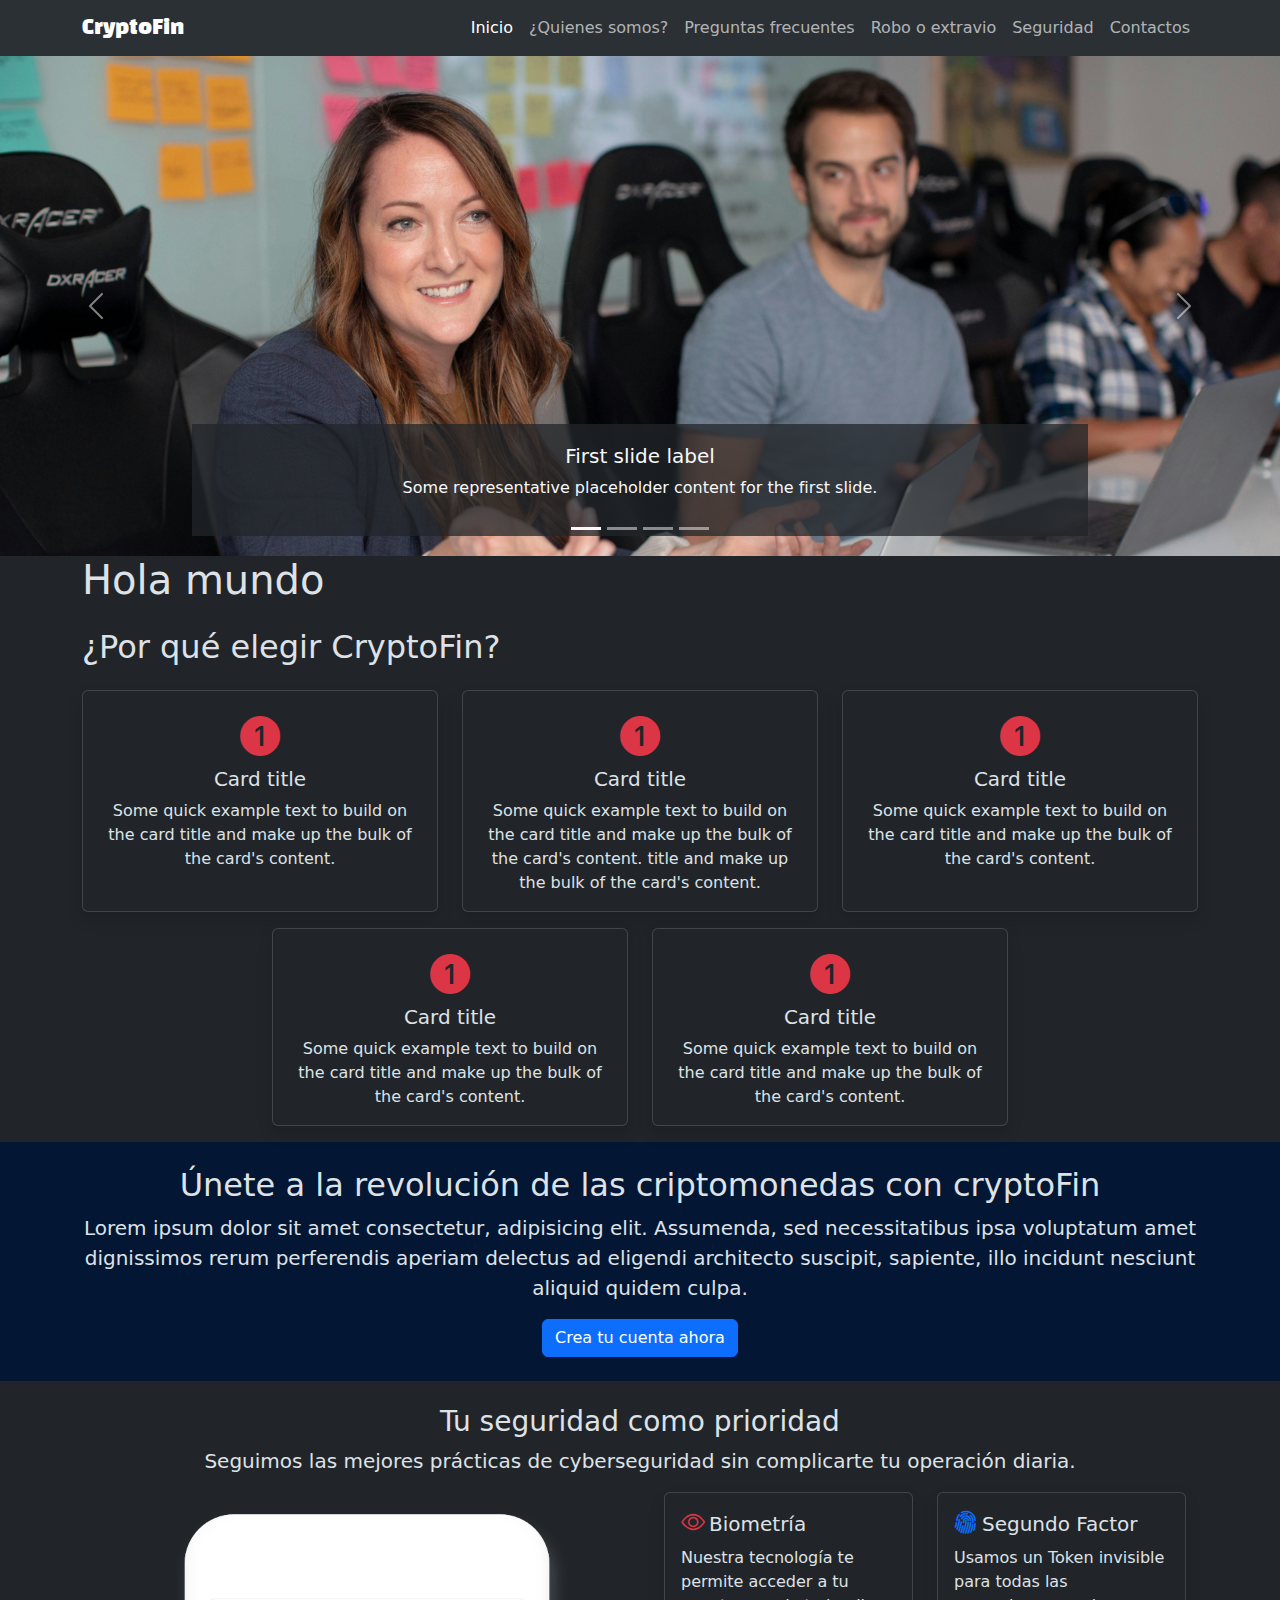
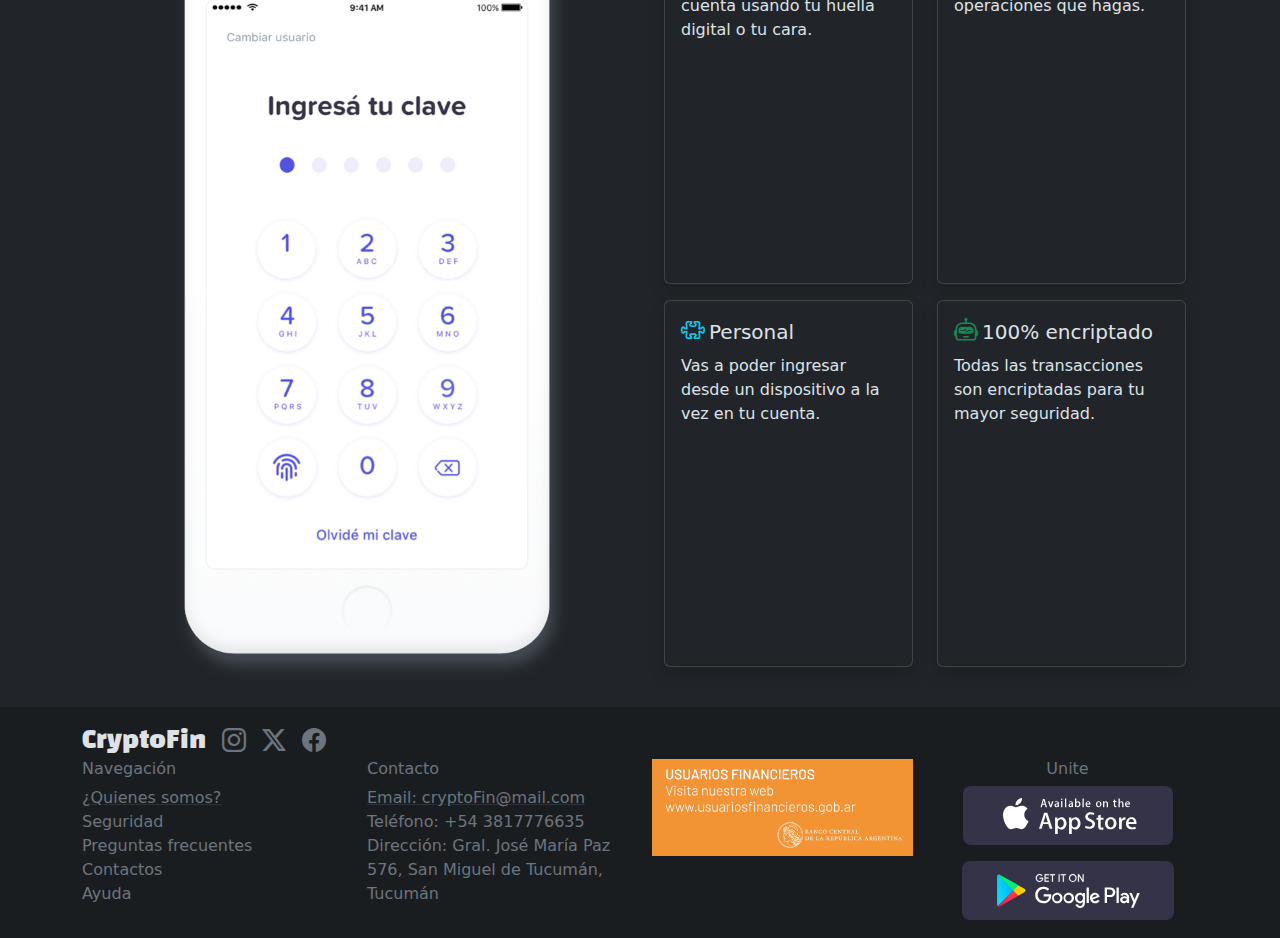
<file: index.html>
<!DOCTYPE html>
<html lang="es" data-bs-theme="dark">
  <head>
    <meta charset="UTF-8" />
    <meta name="viewport" content="width=device-width, initial-scale=1.0" />
    <!-- agregar las etiquetas metas -->
    <link rel="stylesheet" href="./css/bootstrap.min.css" />
    <link rel="stylesheet" href="./css/style.css" />
    <title>CryptoFin</title>
  </head>

  <body>
    <header>
      <nav class="navbar navbar-expand-lg bg-body-tertiary">
        <div class="container">
          <a class="navbar-brand marca" href="index.html">CryptoFin</a>
          <button
            class="navbar-toggler"
            type="button"
            data-bs-toggle="collapse"
            data-bs-target="#navbarSupportedContent"
            aria-controls="navbarSupportedContent"
            aria-expanded="false"
            aria-label="Toggle navigation"
          >
            <span class="navbar-toggler-icon"></span>
          </button>
          <div class="collapse navbar-collapse" id="navbarSupportedContent">
            <ul class="navbar-nav ms-auto mb-2 mb-lg-0">
              <li class="nav-item">
                <a class="nav-link active" aria-current="page" href="index.html"
                  >Inicio</a
                >
              </li>
              <li class="nav-item">
                <a class="nav-link" href="./pages/quienesSomos.html"
                  >¿Quienes somos?</a
                >
              </li>
              <li class="nav-item">
                <a class="nav-link" href="./pages/preguntasFrecuentes.html"
                  >Preguntas frecuentes</a
                >
              </li>
              <li class="nav-item">
                <a class="nav-link" href="./pages/error404.html"
                  >Robo o extravio</a
                >
              </li>
              <li class="nav-item">
                <a class="nav-link" href="./pages/error404.html">Seguridad</a>
              </li>
              <li class="nav-item">
                <a class="nav-link" href="./pages/contactos.html">Contactos</a>
              </li>
            </ul>
          </div>
        </div>
      </nav>
    </header>
    <main>
      <section id="carouselCryptoFin" class="carousel slide">
        <div class="carousel-indicators">
          <button
            type="button"
            data-bs-target="#carouselCryptoFin"
            data-bs-slide-to="0"
            class="active bg-light"
            aria-current="true"
            aria-label="Slide 1"
          ></button>
          <button
            type="button"
            data-bs-target="#carouselCryptoFin"
            data-bs-slide-to="1"
            aria-label="Slide 2"
            class="bg-light"
          ></button>
          <button
            type="button"
            data-bs-target="#carouselCryptoFin"
            data-bs-slide-to="2"
            aria-label="Slide 3"
            class="bg-light"
          ></button>
          <button
            type="button"
            data-bs-target="#carouselCryptoFin"
            data-bs-slide-to="3"
            aria-label="Slide 3"
            class="bg-light"
          ></button>
        </div>
        <div class="carousel-inner">
          <div class="carousel-item active">
            <img
              src="./img/banner/atencion.jpg"
              class="d-block w-100 img-carousel-crypto"
              alt="..."
            />
            <div
              class="carousel-caption d-none d-md-block text-light bg-dark bg-opacity-75"
            >
              <h5>First slide label</h5>
              <p>
                Some representative placeholder content for the first slide.
              </p>
            </div>
          </div>
          <div class="carousel-item">
            <img
              src="./img/banner/crypto.jpeg"
              class="d-block w-100 img-carousel-crypto"
              alt="..."
            />
            <div
              class="carousel-caption d-none d-md-block text-light bg-dark bg-opacity-75"
            >
              <h5>Second slide label</h5>
              <p>
                Some representative placeholder content for the second slide.
              </p>
            </div>
          </div>
          <div class="carousel-item">
            <img
              src="./img/banner/dolar.jpg"
              class="d-block w-100 img-carousel-crypto"
              alt="..."
            />
            <div
              class="carousel-caption d-none d-md-block text-light bg-dark bg-opacity-75"
            >
              <h5>Third slide label</h5>
              <p>
                Some representative placeholder content for the third slide.
              </p>
            </div>
          </div>
          <div class="carousel-item">
            <img
              src="./img/banner/inversion.jpg"
              class="d-block w-100 img-carousel-crypto"
              alt="Imagen de inversion"
            />
            <div
              class="carousel-caption d-none d-md-block text-light bg-dark bg-opacity-75"
            >
              <h5>Third slide label</h5>
              <p>
                Some representative placeholder content for the third slide.
              </p>
            </div>
          </div>
        </div>
        <button
          class="carousel-control-prev"
          type="button"
          data-bs-target="#carouselCryptoFin"
          data-bs-slide="prev"
        >
          <span class="carousel-control-prev-icon" aria-hidden="true"></span>
          <span class="visually-hidden">Previous</span>
        </button>
        <button
          class="carousel-control-next"
          type="button"
          data-bs-target="#carouselCryptoFin"
          data-bs-slide="next"
        >
          <span class="carousel-control-next-icon" aria-hidden="true"></span>
          <span class="visually-hidden">Next</span>
        </button>
      </section>
      <section class="container">
        <article>
          <h1>Hola mundo</h1>
        </article>
        <article>
          <h2 class="my-4">¿Por qué elegir CryptoFin?</h2>
          <div class="row justify-content-center">
            <article class="col-12 col-md-6 col-lg-4 mb-3">
              <div class="card shadow h-100">
                <div class="card-body text-center">
                  <i class="bi bi-1-circle-fill fs-1 text-danger"></i>
                  <h5 class="card-title">Card title</h5>
                  <p class="card-text">
                    Some quick example text to build on the card title and make
                    up the bulk of the card's content.
                  </p>
                </div>
              </div>
            </article>
            <article class="col-12 col-md-6 col-lg-4 mb-3">
              <div class="card shadow">
                <div class="card-body text-center">
                  <i class="bi bi-1-circle-fill fs-1 text-danger"></i>
                  <h5 class="card-title">Card title</h5>
                  <p class="card-text">
                    Some quick example text to build on the card title and make
                    up the bulk of the card's content. title and make up the
                    bulk of the card's content.
                  </p>
                </div>
              </div>
            </article>
            <article class="col-12 col-md-6 col-lg-4 mb-3">
              <div class="card shadow h-100">
                <div class="card-body text-center">
                  <i class="bi bi-1-circle-fill fs-1 text-danger"></i>
                  <h5 class="card-title">Card title</h5>
                  <p class="card-text">
                    Some quick example text to build on the card title and make
                    up the bulk of the card's content.
                  </p>
                </div>
              </div>
            </article>
            <article class="col-12 col-md-6 col-lg-4 mb-3">
              <div class="card shadow">
                <div class="card-body text-center">
                  <i class="bi bi-1-circle-fill fs-1 text-danger"></i>
                  <h5 class="card-title">Card title</h5>
                  <p class="card-text">
                    Some quick example text to build on the card title and make
                    up the bulk of the card's content.
                  </p>
                </div>
              </div>
            </article>
            <article class="col-12 col-md-6 col-lg-4 mb-3">
              <div class="card shadow">
                <div class="card-body text-center">
                  <i class="bi bi-1-circle-fill fs-1 text-danger"></i>
                  <h5 class="card-title">Card title</h5>
                  <p class="card-text">
                    Some quick example text to build on the card title and make
                    up the bulk of the card's content.
                  </p>
                </div>
              </div>
            </article>
          </div>
        </article>
      </section>
      <section class="bg-primary-subtle py-4">
        <div class="container text-center">
          <h2>Únete a la revolución de las criptomonedas con cryptoFin</h2>
          <p class="lead">
            Lorem ipsum dolor sit amet consectetur, adipisicing elit. Assumenda,
            sed necessitatibus ipsa voluptatum amet dignissimos rerum
            perferendis aperiam delectus ad eligendi architecto suscipit,
            sapiente, illo incidunt nesciunt aliquid quidem culpa.
          </p>
          <button class="btn btn-primary" type="button" data-bs-toggle="modal" data-bs-target="#modalCrearCuenta">Crea tu cuenta ahora</button>
        </div>
      </section>
      <section class="my-4 container">
        <article>
          <h3 class="text-center">Tu seguridad como prioridad</h3>
          <p class="lead text-center">Seguimos las mejores prácticas de cyberseguridad sin complicarte tu operación diaria.</p>
        </article>
        <article class="row justify-content-md-center">
          <div class="row col-12 col-md-6 order-0 order-md-1">
          <article class="col-12 col-md-6 mb-3">
            <div class="card shadow h-100">
              <article class="card-body text-center text-md-start">
                <h5 class="card-title"><i class="bi bi-eye fs-4 me-1 text-danger"></i>Biometría</h5>
                <p class="card-text">
                  Nuestra tecnología te permite acceder a tu cuenta usando tu huella digital o tu cara.
                </p>
              </article>
            </div>
          </article>
          <article class="col-12 col-md-6 mb-3">
            <div class="card shadow h-100">
              <article class="card-body text-center text-md-start">
                <h5 class="card-title"><i class="bi bi-fingerprint fs-4 me-1 text-primary"></i>Segundo Factor</h5>
                <p class="card-text">
                  Usamos un Token invisible para todas las operaciones que hagas.
                </p>
              </article>
            </div>
          </article>
          <article class="col-12 col-md-6 mb-3">
            <div class="card shadow h-100">
              <article class="card-body text-center text-md-start">
                <h5 class="card-title"><i class="bi bi-puzzle fs-4 me-1 text-info"></i>Personal</h5>
                <p class="card-text">
                  Vas a poder ingresar desde un dispositivo a la vez en tu cuenta.
                </p>
              </article>
            </div>
          </article>
          <article class="col-12 col-md-6 mb-3">
            <div class="card shadow h-100">
              <article class="card-body text-center text-md-start">
                <h5 class="card-title"><i class="bi bi-robot fs-4 me-1 text-success"></i>100% encriptado</h5>
                <p class="card-text">
                  Todas las transacciones son encriptadas para tu mayor seguridad.
                </p>
              </article>
            </div>
          </article>
        </div>
        <div class="col-12 col-md-6 order-1 order-md-0">
        <article class="row justify-content-center">
          <img src="./assets/iphone-illustration-sec.png" alt="Imagen de la panatalla del Iphone ingresando tu clave" class="img-fluid w-75 col-12">
        </article>
      </div>
        </article>
      </section>
    </main>
<!-- Modal crea tu cuenta-->
<section class="modal fade" id="modalCrearCuenta" tabindex="-1" aria-labelledby="modalCrearCuentaLabel" aria-hidden="true">
  <div class="modal-dialog">
    <div class="modal-content">
      <div class="modal-header">
        <h2 class="modal-title fs-5" id="modalCrearCuentaLabel">Crea tu cuenta</h2>
        <button type="button" class="btn-close" data-bs-dismiss="modal" aria-label="Close"></button>
      </div>
      <div class="modal-body">
        <p>Completa los siguientes datos para crear una cuenta:</p>
        <form id="formCrearCuenta">
          <div class="mb-3">
            <label for="name" class="form-label">Nombre y Apellido *</label>
            <input type="text" class="form-control" id="name" aria-describedby="name" required placeholder="Ej: Juan Perez" minlength="3" maxlength="200">
          </div>
          <div class="mb-3">
            <label for="exampleInputEmail1" class="form-label">Email *</label>
            <input type="email" class="form-control" id="exampleInputEmail1" aria-describedby="emailHelp" required placeholder="juanperez@mail.com" minlength="5" maxlength="300">
          </div>
          <div class="mb-3">
            <label for="exampleInputPassword1" class="form-label">Contraseña *</label>
            <input type="password" class="form-control" id="exampleInputPassword1" required minlength="7">
          </div>
          <div class="mb-3">
            <label for="exampleInputPassword1" class="form-label">Repetir contraseña *</label>
            <input type="password" class="form-control" id="exampleInputPassword1" required minlength="7">
          </div>
        </form>
      </div>
      <div class="modal-footer">
        <button type="submit" class="btn btn-primary" form="formCrearCuenta">Enviar</button>
      </div>
    </div>
  </div>
</section>
    <footer class="bg-dark-subtle py-3">
      <div class="container">
        <div
          class="d-flex gap-3 justify-content-center justify-content-md-start"
        >
          <h4 class="marca align-self-center mb-0">CryptoFin</h4>
          <a href="#" class="link-secondary"
            ><i class="bi bi-instagram fs-4"></i
          ></a>
          <a href="#" class="link-secondary">
            <i class="bi bi-twitter-x fs-4"></i
          ></a>
          <a href="#" class="link-secondary"
            ><i class="bi bi-facebook fs-4"></i
          ></a>
        </div>
        <div class="row">
          <article class="col-12 col-md-6 col-lg-3 text-center text-md-start">
            <h6 class="text-secondary">Navegación</h6>
            <ul class="list-unstyled">
              <li>
                <a
                  href="./pages/quienesSomos.html"
                  class="link-secondary link-underline-opacity-25 link-underline-opacity-100-hover"
                  >¿Quienes somos?</a
                >
              </li>
              <li>
                <a
                  href="./pages/error404.html"
                  class="link-secondary link-underline-opacity-0"
                  >Seguridad</a
                >
              </li>
              <li>
                <a
                  href="./pages/preguntasFrecuentes.html"
                  class="link-secondary link-underline-opacity-0"
                  >Preguntas frecuentes</a
                >
              </li>
              <li>
                <a
                  href="./pages/contactos.html"
                  class="link-secondary link-underline-opacity-0"
                  >Contactos</a
                >
              </li>
              <li>
                <a
                  href="./pages/error404.html"
                  class="link-secondary link-underline-opacity-0"
                  >Ayuda</a
                >
              </li>
            </ul>
          </article>
          <article class="col-12 col-md-6 col-lg-3 text-center text-md-start">
            <h6 class="text-secondary">Contacto</h6>
            <ul class="list-unstyled">
              <li>
                <a
                  href="./pages/error404.html"
                  class="link-secondary link-underline-opacity-25 link-underline-opacity-100-hover"
                  >Email: cryptoFin@mail.com</a
                >
              </li>
              <li>
                <a
                  href="./pages/error404.html"
                  class="link-secondary link-underline-opacity-0"
                  >Teléfono: +54 3817776635</a
                >
              </li>
              <li>
                <a
                  href="https://maps.app.goo.gl/gf4MW3TFYr9LGLHT8"
                  target="_blank"
                  class="link-secondary link-underline-opacity-0"
                  >Dirección: Gral. José María Paz 576, San Miguel de Tucumán,
                  Tucumán</a
                >
              </li>
            </ul>
          </article>
          <article class="col-12 col-md-6 col-lg-3">
            <a href="./pages/error404.html">
              <img
                src="./img/usuariosfinancieros.png"
                alt="Logo usuarios financieros Banco Central"
                class="w-100 mb-3"
              />
            </a>
          </article>
          <article class="col-12 col-md-6 col-lg-3 text-center">
            <h6 class="text-secondary">Unite</h6>

            <a href="./pages/error404.html"
              ><img
                src="./img/badge-apple-store.svg"
                alt="Logo Apple Store"
                class="mb-3"
            /></a>
            <a href="./pages/error404.html"
              ><img src="./img/google-play-badge-bb.svg" alt="Logo google play"
            /></a>
          </article>
        </div>
      </div>
    </footer>
    <script src="./js/bootstrap.min.js"></script>
  </body>
</html>
</file>
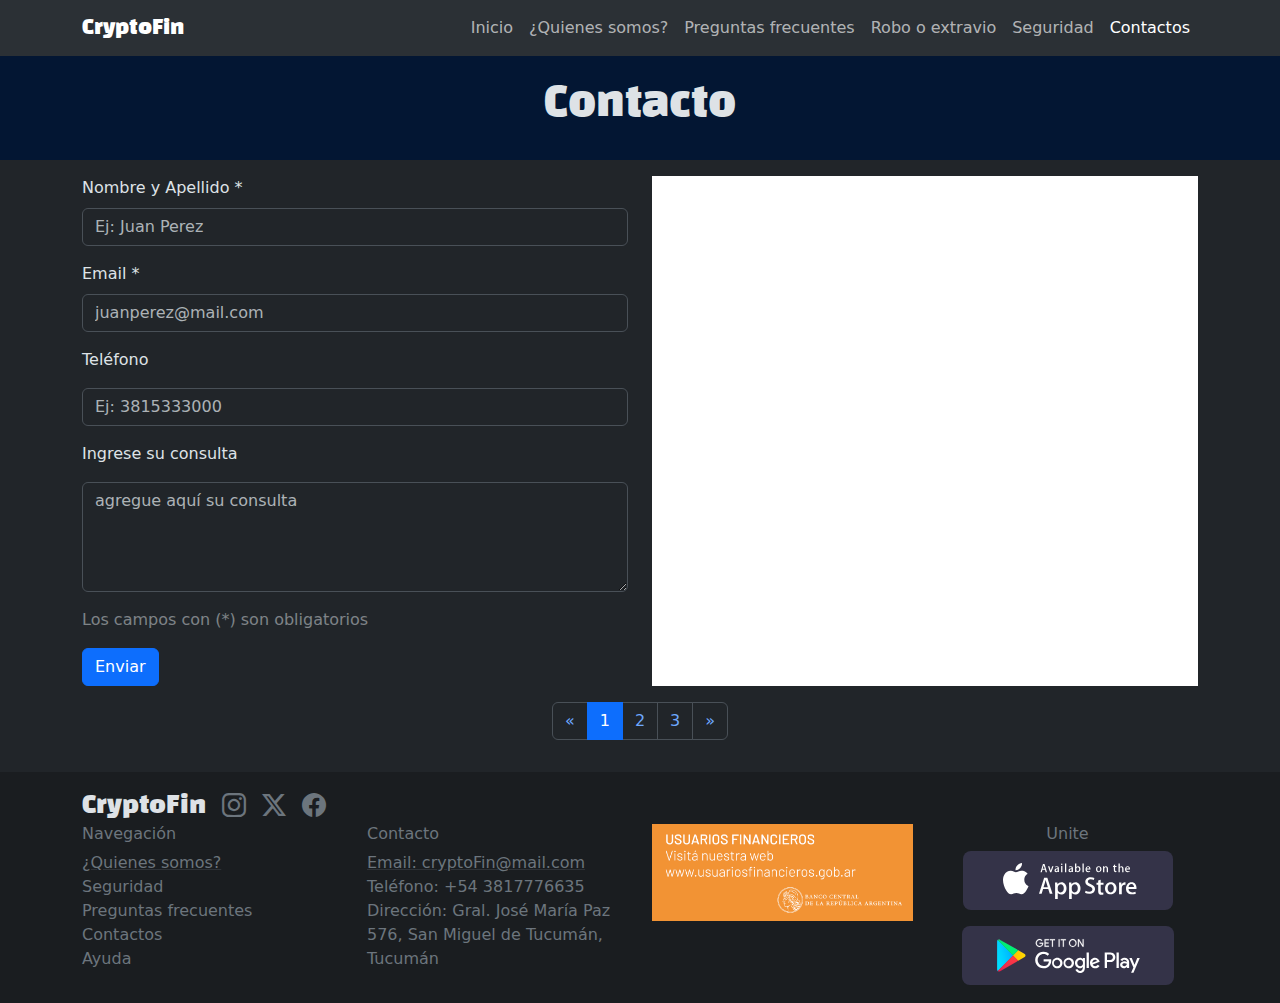
<file: pages/contactos.html>
<!DOCTYPE html>
<html lang="es" data-bs-theme="dark">
  <head>
    <meta charset="UTF-8" />
    <meta name="viewport" content="width=device-width, initial-scale=1.0" />
    <!-- agregar las etiquetas metas -->
    <link rel="stylesheet" href="../css/bootstrap.min.css" />
    <link rel="stylesheet" href="../css/style.css" />
    <title>CryptoFin</title>
  </head>

  <body>
    <header>
      <nav class="navbar navbar-expand-lg bg-body-tertiary">
        <div class="container">
          <a class="navbar-brand marca" href="../index.html">CryptoFin</a>
          <button
            class="navbar-toggler"
            type="button"
            data-bs-toggle="collapse"
            data-bs-target="#navbarSupportedContent"
            aria-controls="navbarSupportedContent"
            aria-expanded="false"
            aria-label="Toggle navigation"
          >
            <span class="navbar-toggler-icon"></span>
          </button>
          <div class="collapse navbar-collapse" id="navbarSupportedContent">
            <ul class="navbar-nav ms-auto mb-2 mb-lg-0">
              <li class="nav-item">
                <a class="nav-link " aria-current="page" href="../index.html"
                  >Inicio</a
                >
              </li>
              <li class="nav-item">
                <a class="nav-link" href="./quienesSomos.html"
                  >¿Quienes somos?</a
                >
              </li>
              <li class="nav-item">
                <a class="nav-link" href="./preguntasFrecuentes.html"
                  >Preguntas frecuentes</a
                >
              </li>
              <li class="nav-item">
                <a class="nav-link" href="./error404.html"
                  >Robo o extravio</a
                >
              </li>
              <li class="nav-item">
                <a class="nav-link" href="./error404.html">Seguridad</a>
              </li>
              <li class="nav-item">
                <a class="nav-link active" href="./contactos.html">Contactos</a>
              </li>
            </ul>
          </div>
        </div>
      </nav>
    </header>
    <main>
      <section class="bg-primary-subtle py-4">
        <h1 class="text-center marca">Contacto</h1>
      </section>
      <section class="container my-3">
        <div class="row">
            <article class="col-12 col-md-6 mb-3">
              <form>
                <div class="mb-3">
                  <label for="name" class="form-label">Nombre y Apellido *</label>
                  <input type="text" class="form-control" id="name" aria-describedby="name" required placeholder="Ej: Juan Perez" minlength="3" maxlength="200">
                </div>
                <div class="mb-3">
                  <label for="exampleInputEmail1" class="form-label">Email *</label>
                  <input type="email" class="form-control" id="exampleInputEmail1" aria-describedby="emailHelp" required placeholder="juanperez@mail.com" minlength="5" maxlength="300">
                </div>
                <div class="mb-3">
                  <label for="telefono">Teléfono</label>
                </div>
                <div class="mb-3">
                  <input
                    type="tel"
                    id="telefono"
                    placeholder="Ej: 3815333000"
                    class="form-control"
                    minlength="5"
                    maxlength="40"
                  />
                </div>
                <div class="mb-3">
                  <label for="consulta">Ingrese su consulta</label>
                </div>
                <div class="mb-3">
                  <textarea
                    id="consulta"
                    rows="4"
                    placeholder="agregue aquí su consulta"
                    minlength="10"
                    maxlength="250"
                    required
                    class="form-control"
                  ></textarea>
                </div>
                <div>
                  <p class="fs-6 text-body-tertiary">Los campos con (*) son obligatorios</p>
                </div>
                <div>
                  <button class="btn btn-primary" type="submit">Enviar</button>
                </div>
              </form>
            </article>
            <article class="col-12 col-md-6 mb-3"> 
                <iframe src="https://www.google.com/maps/embed?pb=!1m18!1m12!1m3!1d3560.105917472259!2d-65.20974192459575!3d-26.83658327669253!2m3!1f0!2f0!3f0!3m2!1i1024!2i768!4f13.1!3m3!1m2!1s0x94225d3ad7f30f1d%3A0xf8606cd659b8e3e4!2sRollingCode%20School!5e0!3m2!1ses-419!2sar!4v1740442388797!5m2!1ses-419!2sar"   allowfullscreen="" loading="lazy" referrerpolicy="no-referrer-when-downgrade" class="w-100 h-100"></iframe>
            </article>
        </div>
        <nav aria-label="Page navigation example" class="d-flex justify-content-center">
            <ul class="pagination">
              <li class="page-item">
                <a class="page-link" href="#" aria-label="Previous">
                  <span aria-hidden="true">&laquo;</span>
                </a>
              </li>
              <li class="page-item active"><a class="page-link" href="#">1</a></li>
              <li class="page-item"><a class="page-link" href="#">2</a></li>
              <li class="page-item"><a class="page-link" href="#">3</a></li>
              <li class="page-item">
                <a class="page-link" href="#" aria-label="Next">
                  <span aria-hidden="true">&raquo;</span>
                </a>
              </li>
            </ul>
          </nav>
      </section>
    </main>



    <footer class="bg-dark-subtle py-3">
      <div class="container">
        <div
          class="d-flex gap-3 justify-content-center justify-content-md-start"
        >
          <h4 class="marca align-self-center mb-0">CryptoFin</h4>
          <a href="#" class="link-secondary"
            ><i class="bi bi-instagram fs-4"></i
          ></a>
          <a href="#" class="link-secondary">
            <i class="bi bi-twitter-x fs-4"></i
          ></a>
          <a href="#" class="link-secondary"
            ><i class="bi bi-facebook fs-4"></i
          ></a>
        </div>
        <div class="row">
          <article class="col-12 col-md-6 col-lg-3 text-center text-md-start">
            <h6 class="text-secondary">Navegación</h6>
            <ul class="list-unstyled">
              <li>
                <a
                  href="./quienesSomos.html"
                  class="link-secondary link-underline-opacity-25 link-underline-opacity-100-hover"
                  >¿Quienes somos?</a
                >
              </li>
              <li>
                <a
                  href="./error404.html"
                  class="link-secondary link-underline-opacity-0"
                  >Seguridad</a
                >
              </li>
              <li>
                <a
                  href="./preguntasFrecuentes.html"
                  class="link-secondary link-underline-opacity-0"
                  >Preguntas frecuentes</a
                >
              </li>
              <li>
                <a
                  href="./contactos.html"
                  class="link-secondary link-underline-opacity-0"
                  >Contactos</a
                >
              </li>
              <li>
                <a
                  href="./error404.html"
                  class="link-secondary link-underline-opacity-0"
                  >Ayuda</a
                >
              </li>
            </ul>
          </article>
          <article class="col-12 col-md-6 col-lg-3 text-center text-md-start">
            <h6 class="text-secondary">Contacto</h6>
            <ul class="list-unstyled">
              <li>
                <a
                  href="./error404.html"
                  class="link-secondary link-underline-opacity-25 link-underline-opacity-100-hover"
                  >Email: cryptoFin@mail.com</a
                >
              </li>
              <li>
                <a
                  href="./error404.html"
                  class="link-secondary link-underline-opacity-0"
                  >Teléfono: +54 3817776635</a
                >
              </li>
              <li>
                <a
                  href="https://maps.app.goo.gl/gf4MW3TFYr9LGLHT8"
                  target="_blank"
                  class="link-secondary link-underline-opacity-0"
                  >Dirección: Gral. José María Paz 576, San Miguel de Tucumán,
                  Tucumán</a
                >
              </li>
            </ul>
          </article>
          <article class="col-12 col-md-6 col-lg-3">
            <a href="./error404.html">
              <img
                src="../img/usuariosfinancieros.png"
                alt="Logo usuarios financieros Banco Central"
                class="w-100 mb-3"
              />
            </a>
          </article>
          <article class="col-12 col-md-6 col-lg-3 text-center">
            <h6 class="text-secondary">Unite</h6>

            <a href="./error404.html"
              ><img
                src="../img/badge-apple-store.svg"
                alt="Logo Apple Store"
                class="mb-3"
            /></a>
            <a href="./pages/error404.html"
              ><img src="../img/google-play-badge-bb.svg" alt="Logo google play"
            /></a>
          </article>
        </div>
      </div>
    </footer>
    <script src="../js/bootstrap.min.js"></script>
  </body>
</html>
</file>
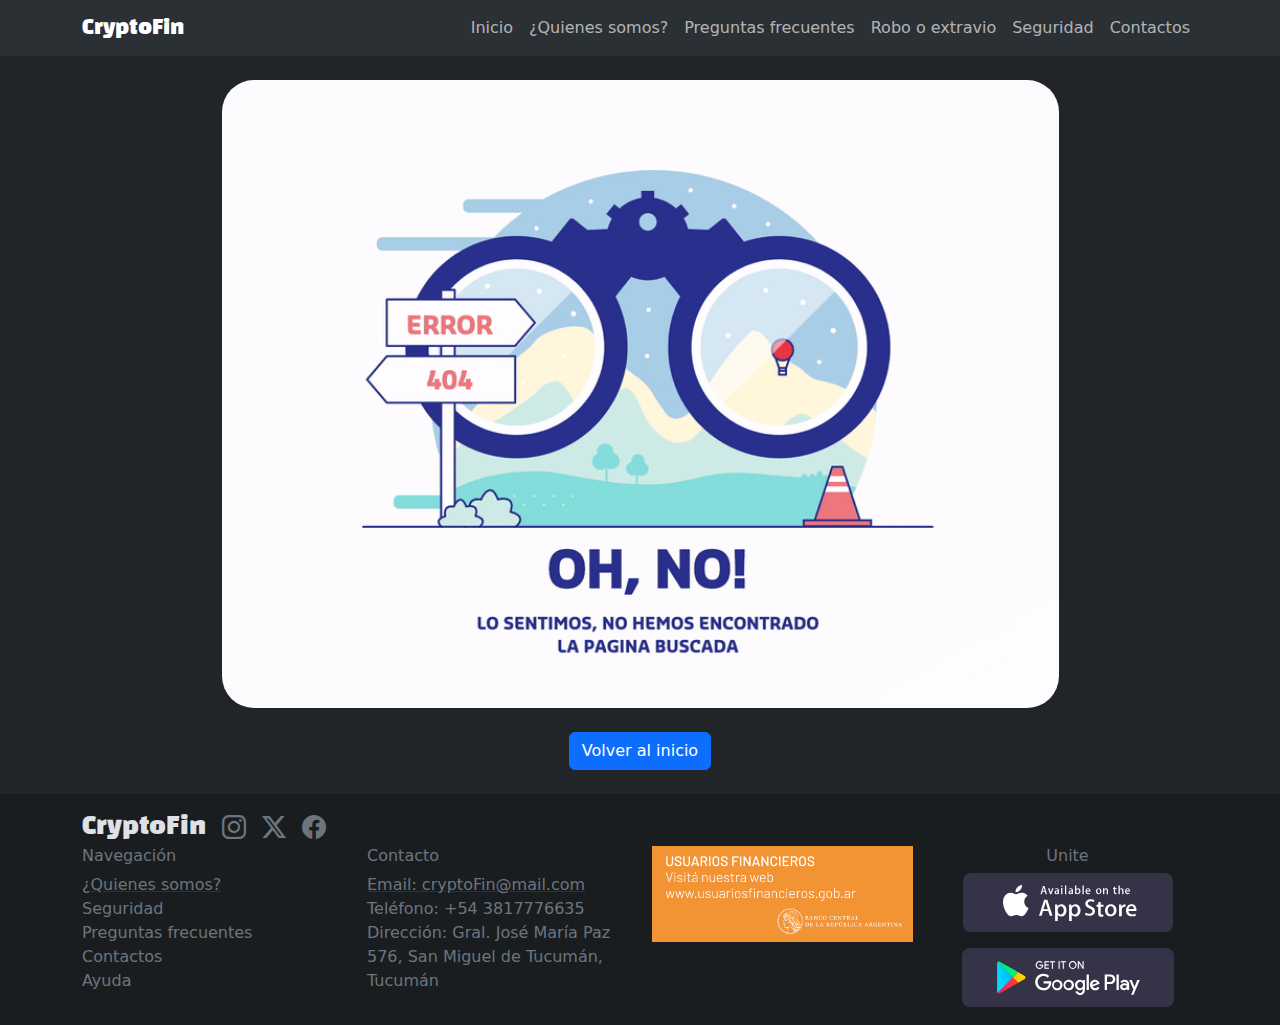
<file: pages/error404.html>
<!DOCTYPE html>
<html lang="es" data-bs-theme="dark">
  <head>
    <meta charset="UTF-8" />
    <meta name="viewport" content="width=device-width, initial-scale=1.0" />
    <!-- agregar las etiquetas metas -->
    <link rel="stylesheet" href="../css/bootstrap.min.css" />
    <link rel="stylesheet" href="../css/style.css" />
    <title>CryptoFin</title>
  </head>

  <body>
    <header>
      <nav class="navbar navbar-expand-lg bg-body-tertiary">
        <div class="container">
          <a class="navbar-brand marca" href="../index.html">CryptoFin</a>
          <button
            class="navbar-toggler"
            type="button"
            data-bs-toggle="collapse"
            data-bs-target="#navbarSupportedContent"
            aria-controls="navbarSupportedContent"
            aria-expanded="false"
            aria-label="Toggle navigation"
          >
            <span class="navbar-toggler-icon"></span>
          </button>
          <div class="collapse navbar-collapse" id="navbarSupportedContent">
            <ul class="navbar-nav ms-auto mb-2 mb-lg-0">
              <li class="nav-item">
                <a class="nav-link" aria-current="page" href="../index.html"
                  >Inicio</a
                >
              </li>
              <li class="nav-item">
                <a class="nav-link" href="./quienesSomos.html"
                  >¿Quienes somos?</a
                >
              </li>
              <li class="nav-item">
                <a class="nav-link" href="./preguntasFrecuentes.html"
                  >Preguntas frecuentes</a
                >
              </li>
              <li class="nav-item">
                <a class="nav-link" href="./error404.html">Robo o extravio</a>
              </li>
              <li class="nav-item">
                <a class="nav-link" href="./error404.html">Seguridad</a>
              </li>
              <li class="nav-item">
                <a class="nav-link" href="./contactos.html">Contactos</a>
              </li>
            </ul>
          </div>
        </div>
      </nav>
    </header>
    <main class="container my-4 d-flex flex-column align-items-center">
        <img src="../assets/404.gif" alt="logo de error 404" class="w-75 rounded-5">
        <a href="../index.html" class="btn btn-primary mt-4">Volver al inicio</a>
    </main>
    <footer class="bg-dark-subtle py-3">
      <div class="container">
        <div
          class="d-flex gap-3 justify-content-center justify-content-md-start"
        >
          <h4 class="marca align-self-center mb-0">CryptoFin</h4>
          <a href="#" class="link-secondary"
            ><i class="bi bi-instagram fs-4"></i
          ></a>
          <a href="#" class="link-secondary">
            <i class="bi bi-twitter-x fs-4"></i
          ></a>
          <a href="#" class="link-secondary"
            ><i class="bi bi-facebook fs-4"></i
          ></a>
        </div>
        <div class="row">
          <article class="col-12 col-md-6 col-lg-3 text-center text-md-start">
            <h6 class="text-secondary">Navegación</h6>
            <ul class="list-unstyled">
              <li>
                <a
                  href="./quienesSomos.html"
                  class="link-secondary link-underline-opacity-25 link-underline-opacity-100-hover"
                  >¿Quienes somos?</a
                >
              </li>
              <li>
                <a
                  href="./error404.html"
                  class="link-secondary link-underline-opacity-0"
                  >Seguridad</a
                >
              </li>
              <li>
                <a
                  href="./preguntasFrecuentes.html"
                  class="link-secondary link-underline-opacity-0"
                  >Preguntas frecuentes</a
                >
              </li>
              <li>
                <a
                  href="./contactos.html"
                  class="link-secondary link-underline-opacity-0"
                  >Contactos</a
                >
              </li>
              <li>
                <a
                  href="./error404.html"
                  class="link-secondary link-underline-opacity-0"
                  >Ayuda</a
                >
              </li>
            </ul>
          </article>
          <article class="col-12 col-md-6 col-lg-3 text-center text-md-start">
            <h6 class="text-secondary">Contacto</h6>
            <ul class="list-unstyled">
              <li>
                <a
                  href="./error404.html"
                  class="link-secondary link-underline-opacity-25 link-underline-opacity-100-hover"
                  >Email: cryptoFin@mail.com</a
                >
              </li>
              <li>
                <a
                  href="./error404.html"
                  class="link-secondary link-underline-opacity-0"
                  >Teléfono: +54 3817776635</a
                >
              </li>
              <li>
                <a
                  href="https://maps.app.goo.gl/gf4MW3TFYr9LGLHT8"
                  target="_blank"
                  class="link-secondary link-underline-opacity-0"
                  >Dirección: Gral. José María Paz 576, San Miguel de Tucumán,
                  Tucumán</a
                >
              </li>
            </ul>
          </article>
          <article class="col-12 col-md-6 col-lg-3">
            <a href="./error404.html">
              <img
                src="../img/usuariosfinancieros.png"
                alt="Logo usuarios financieros Banco Central"
                class="w-100 mb-3"
              />
            </a>
          </article>
          <article class="col-12 col-md-6 col-lg-3 text-center">
            <h6 class="text-secondary">Unite</h6>

            <a href="./error404.html"
              ><img
                src="../img/badge-apple-store.svg"
                alt="Logo Apple Store"
                class="mb-3"
            /></a>
            <a href="./pages/error404.html"
              ><img
                src="../img/google-play-badge-bb.svg"
                alt="Logo google play"
            /></a>
          </article>
        </div>
      </div>
    </footer>
    <script src="../js/bootstrap.min.js"></script>
  </body>
</html>
</file>
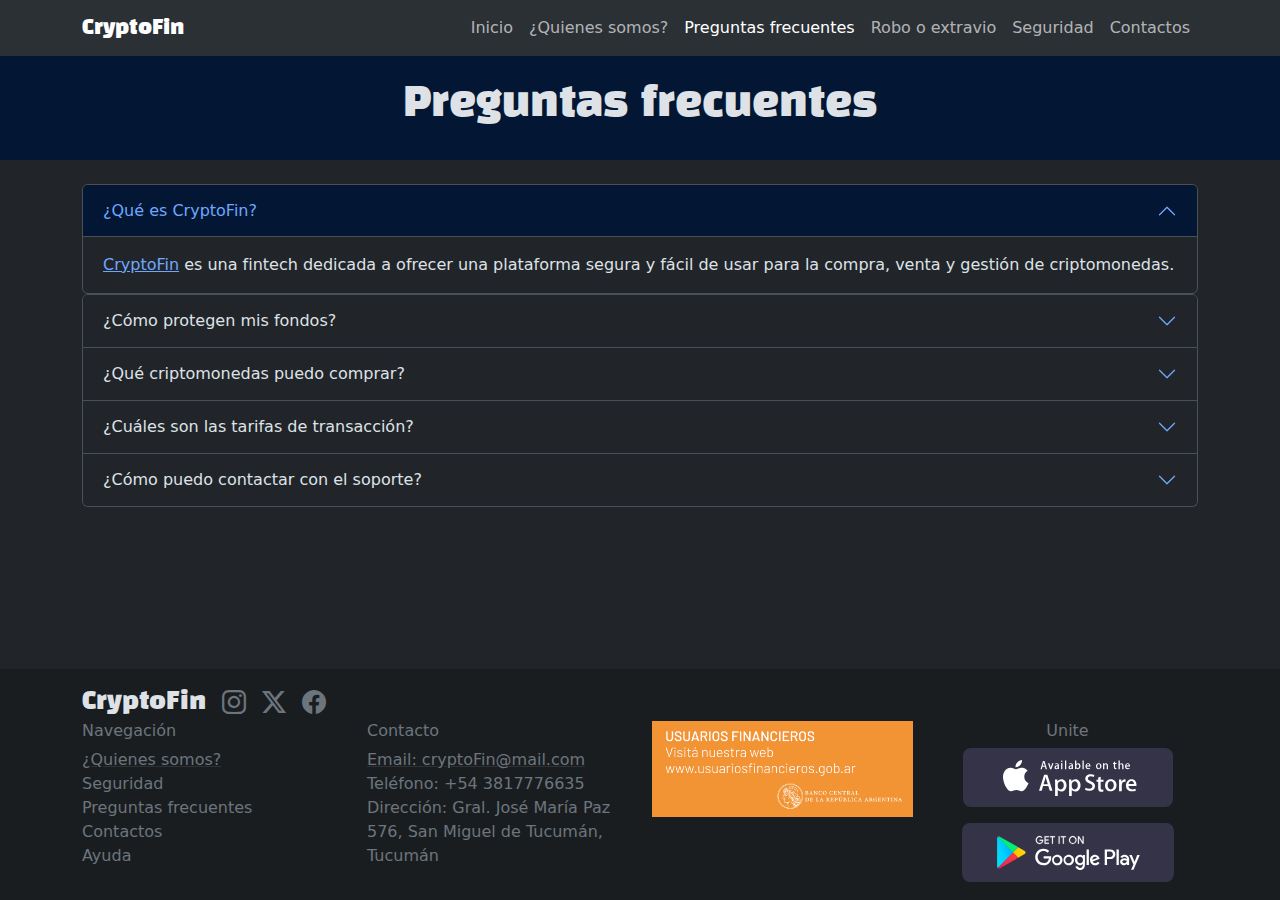
<file: pages/preguntasFrecuentes.html>
<!DOCTYPE html>
<html lang="es" data-bs-theme="dark">
  <head>
    <meta charset="UTF-8" />
    <meta name="viewport" content="width=device-width, initial-scale=1.0" />
    <!-- agregar las etiquetas metas -->
    <link rel="stylesheet" href="../css/bootstrap.min.css" />
    <link rel="stylesheet" href="../css/style.css" />
    <title>CryptoFin</title>
  </head>

  <body>
    <header>
      <nav class="navbar navbar-expand-lg bg-body-tertiary">
        <div class="container">
          <a class="navbar-brand marca" href="../index.html">CryptoFin</a>
          <button
            class="navbar-toggler"
            type="button"
            data-bs-toggle="collapse"
            data-bs-target="#navbarSupportedContent"
            aria-controls="navbarSupportedContent"
            aria-expanded="false"
            aria-label="Toggle navigation"
          >
            <span class="navbar-toggler-icon"></span>
          </button>
          <div class="collapse navbar-collapse" id="navbarSupportedContent">
            <ul class="navbar-nav ms-auto mb-2 mb-lg-0">
              <li class="nav-item">
                <a class="nav-link" aria-current="page" href="../index.html"
                  >Inicio</a
                >
              </li>
              <li class="nav-item">
                <a class="nav-link" href="./quienesSomos.html"
                  >¿Quienes somos?</a
                >
              </li>
              <li class="nav-item">
                <a class="nav-link active" href="./preguntasFrecuentes.html"
                  >Preguntas frecuentes</a
                >
              </li>
              <li class="nav-item">
                <a class="nav-link" href="./error404.html">Robo o extravio</a>
              </li>
              <li class="nav-item">
                <a class="nav-link" href="./error404.html">Seguridad</a>
              </li>
              <li class="nav-item">
                <a class="nav-link" href="./contactos.html">Contactos</a>
              </li>
            </ul>
          </div>
        </div>
      </nav>
    </header>
    <main>
        <section class="bg-primary-subtle py-4">
            <h1 class="text-center marca">Preguntas frecuentes</h1>
          </section>
          <section class="container my-4">
            <article class="accordion" id="accordion">
                <div class="accordion-item">
                  <h2 class="accordion-header">
                    <button class="accordion-button" type="button" data-bs-toggle="collapse" data-bs-target="#collapseOne" aria-expanded="true" aria-controls="collapseOne">
                      ¿Qué es CryptoFin?
                    </button>
                  </h2>
                  <div id="collapseOne" class="accordion-collapse collapse show" data-bs-parent="#accordion">
                    <div class="accordion-body">
                        <a href="../index.html">CryptoFin</a> es una fintech dedicada a ofrecer una plataforma segura y fácil de usar para la compra, venta y gestión de criptomonedas.
                    </div>
                  </div>
                </div>
                <article class="accordion-item">
                  <h2 class="accordion-header">
                    <button class="accordion-button collapsed" type="button" data-bs-toggle="collapse" data-bs-target="#collapseTwo" aria-expanded="false" aria-controls="collapseTwo">
                      ¿Cómo protegen mis fondos?
                    </button>
                  </h2>
                  <div id="collapseTwo" class="accordion-collapse collapse" data-bs-parent="#accordion">
                    <div class="accordion-body">
                      Utilizamos medidas de seguridad de nivel bancario, incluyendo autenticación de dos factores y encriptación avanzada, para proteger tus activos.
                    </div>
                  </div>
                </article>
                <article class="accordion-item">
                  <h2 class="accordion-header">
                    <button class="accordion-button collapsed" type="button" data-bs-toggle="collapse" data-bs-target="#collapseThree" aria-expanded="false" aria-controls="collapseThree">
                      ¿Qué criptomonedas puedo comprar?
                    </button>
                  </h2>
                  <div id="collapseThree" class="accordion-collapse collapse" data-bs-parent="#accordion">
                    <div class="accordion-body">
                      Ofrecemos una amplia variedad de criptomonedas, incluyendo Bitcoin, Ethereum, Litecoin, y muchas más.
                    </div>
                  </div>
                </article>
                <article class="accordion-item">
                  <h2 class="accordion-header">
                    <button class="accordion-button collapsed" type="button" data-bs-toggle="collapse" data-bs-target="#collapseFour" aria-expanded="false" aria-controls="collapseFour">
                      ¿Cuáles son las tarifas de transacción?
                    </button>
                  </h2>
                  <div id="collapseFour" class="accordion-collapse collapse" data-bs-parent="#accordion">
                    <div class="accordion-body">
                      Nuestras tarifas son competitivas y transparentes. Consulta nuestra página de tarifas para más detalles.
                    </div>
                  </div>
                </article>
                <article class="accordion-item">
                  <h2 class="accordion-header">
                    <button class="accordion-button collapsed" type="button" data-bs-toggle="collapse" data-bs-target="#collapseFive" aria-expanded="false" aria-controls="collapseFive">
                      ¿Cómo puedo contactar con el soporte?
                    </button>
                  </h2>
                  <div id="collapseFive" class="accordion-collapse collapse" data-bs-parent="#accordion">
                    <div class="accordion-body">
                      Nuestro equipo de soporte está disponible 24/7 a través de chat en vivo, correo electrónico y teléfono.
                    </div>
                  </div>
                </article>
              </article>
          </section>
    </main>
    <footer class="bg-dark-subtle py-3">
      <div class="container">
        <div
          class="d-flex gap-3 justify-content-center justify-content-md-start"
        >
          <h4 class="marca align-self-center mb-0">CryptoFin</h4>
          <a href="#" class="link-secondary"
            ><i class="bi bi-instagram fs-4"></i
          ></a>
          <a href="#" class="link-secondary">
            <i class="bi bi-twitter-x fs-4"></i
          ></a>
          <a href="#" class="link-secondary"
            ><i class="bi bi-facebook fs-4"></i
          ></a>
        </div>
        <div class="row">
          <article class="col-12 col-md-6 col-lg-3 text-center text-md-start">
            <h6 class="text-secondary">Navegación</h6>
            <ul class="list-unstyled">
              <li>
                <a
                  href="./quienesSomos.html"
                  class="link-secondary link-underline-opacity-25 link-underline-opacity-100-hover"
                  >¿Quienes somos?</a
                >
              </li>
              <li>
                <a
                  href="./error404.html"
                  class="link-secondary link-underline-opacity-0"
                  >Seguridad</a
                >
              </li>
              <li>
                <a
                  href="./preguntasFrecuentes.html"
                  class="link-secondary link-underline-opacity-0"
                  >Preguntas frecuentes</a
                >
              </li>
              <li>
                <a
                  href="./contactos.html"
                  class="link-secondary link-underline-opacity-0"
                  >Contactos</a
                >
              </li>
              <li>
                <a
                  href="./error404.html"
                  class="link-secondary link-underline-opacity-0"
                  >Ayuda</a
                >
              </li>
            </ul>
          </article>
          <article class="col-12 col-md-6 col-lg-3 text-center text-md-start">
            <h6 class="text-secondary">Contacto</h6>
            <ul class="list-unstyled">
              <li>
                <a
                  href="./error404.html"
                  class="link-secondary link-underline-opacity-25 link-underline-opacity-100-hover"
                  >Email: cryptoFin@mail.com</a
                >
              </li>
              <li>
                <a
                  href="./error404.html"
                  class="link-secondary link-underline-opacity-0"
                  >Teléfono: +54 3817776635</a
                >
              </li>
              <li>
                <a
                  href="https://maps.app.goo.gl/gf4MW3TFYr9LGLHT8"
                  target="_blank"
                  class="link-secondary link-underline-opacity-0"
                  >Dirección: Gral. José María Paz 576, San Miguel de Tucumán,
                  Tucumán</a
                >
              </li>
            </ul>
          </article>
          <article class="col-12 col-md-6 col-lg-3">
            <a href="./error404.html">
              <img
                src="../img/usuariosfinancieros.png"
                alt="Logo usuarios financieros Banco Central"
                class="w-100 mb-3"
              />
            </a>
          </article>
          <article class="col-12 col-md-6 col-lg-3 text-center">
            <h6 class="text-secondary">Unite</h6>

            <a href="./error404.html"
              ><img
                src="../img/badge-apple-store.svg"
                alt="Logo Apple Store"
                class="mb-3"
            /></a>
            <a href="./pages/error404.html"
              ><img
                src="../img/google-play-badge-bb.svg"
                alt="Logo google play"
            /></a>
          </article>
        </div>
      </div>
    </footer>
    <script src="../js/bootstrap.min.js"></script>
  </body>
</html>
</file>
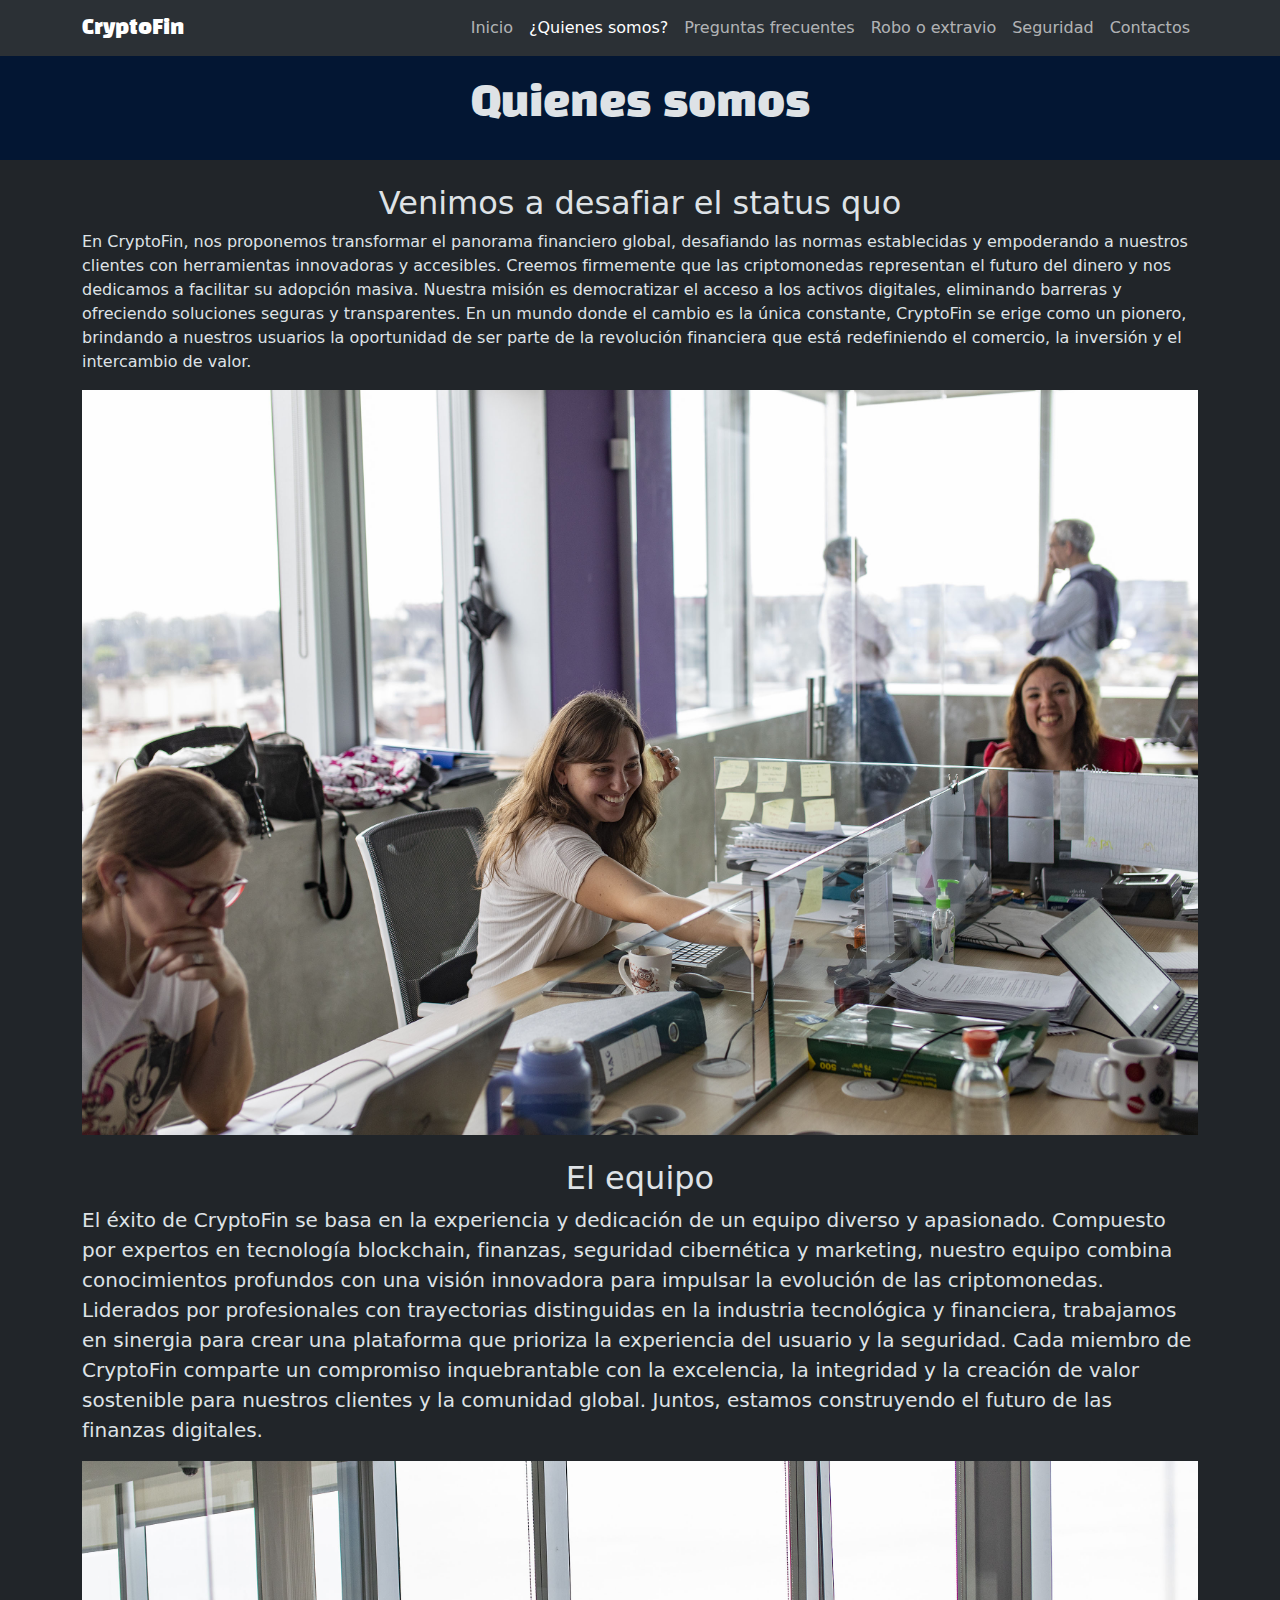
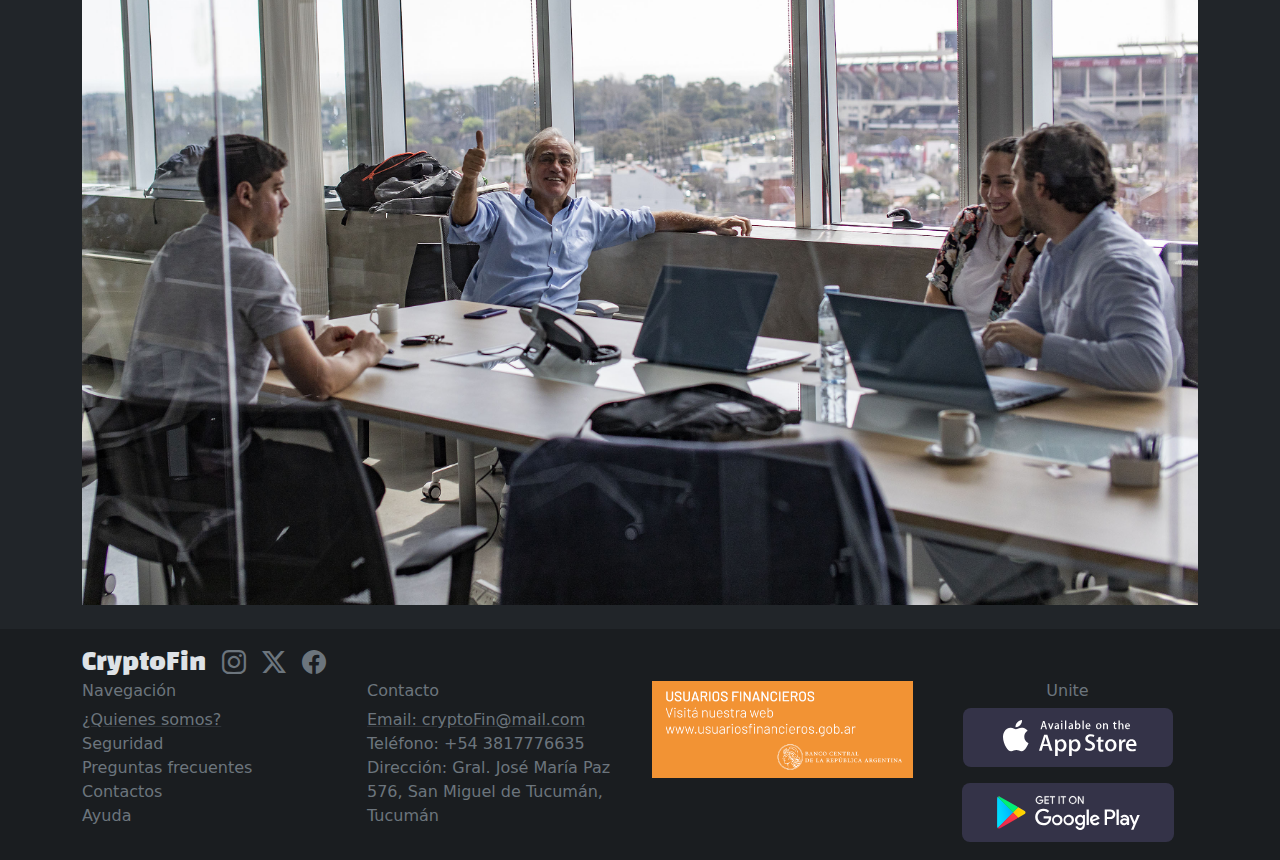
<file: pages/quienesSomos.html>
<!DOCTYPE html>
<html lang="es" data-bs-theme="dark">
  <head>
    <meta charset="UTF-8" />
    <meta name="viewport" content="width=device-width, initial-scale=1.0" />
    <!-- agregar las etiquetas metas -->
    <link rel="stylesheet" href="../css/bootstrap.min.css" />
    <link rel="stylesheet" href="../css/style.css" />
    <title>CryptoFin</title>
  </head>

  <body>
    <header>
      <nav class="navbar navbar-expand-lg bg-body-tertiary">
        <div class="container">
          <a class="navbar-brand marca" href="../index.html">CryptoFin</a>
          <button
            class="navbar-toggler"
            type="button"
            data-bs-toggle="collapse"
            data-bs-target="#navbarSupportedContent"
            aria-controls="navbarSupportedContent"
            aria-expanded="false"
            aria-label="Toggle navigation"
          >
            <span class="navbar-toggler-icon"></span>
          </button>
          <div class="collapse navbar-collapse" id="navbarSupportedContent">
            <ul class="navbar-nav ms-auto mb-2 mb-lg-0">
              <li class="nav-item">
                <a class="nav-link" aria-current="page" href="../index.html"
                  >Inicio</a
                >
              </li>
              <li class="nav-item">
                <a class="nav-link active" href="./quienesSomos.html"
                  >¿Quienes somos?</a
                >
              </li>
              <li class="nav-item">
                <a class="nav-link" href="./preguntasFrecuentes.html"
                  >Preguntas frecuentes</a
                >
              </li>
              <li class="nav-item">
                <a class="nav-link" href="./error404.html">Robo o extravio</a>
              </li>
              <li class="nav-item">
                <a class="nav-link" href="./error404.html">Seguridad</a>
              </li>
              <li class="nav-item">
                <a class="nav-link" href="./contactos.html">Contactos</a>
              </li>
            </ul>
          </div>
        </div>
      </nav>
    </header>
    <main>
        <section class="bg-primary-subtle py-4">
            <h1 class="text-center marca">Quienes somos</h1>
          </section>
          <section class="container my-4">
            <h2 class="text-center">Venimos a desafiar el status quo</h2>
            <p>En CryptoFin, nos proponemos transformar el panorama financiero global, desafiando las normas establecidas y empoderando a nuestros clientes con herramientas innovadoras y accesibles. Creemos firmemente que las criptomonedas representan el futuro del dinero y nos dedicamos a facilitar su adopción masiva. Nuestra misión es democratizar el acceso a los activos digitales, eliminando barreras y ofreciendo soluciones seguras y transparentes. En un mundo donde el cambio es la única constante, CryptoFin se erige como un pionero, brindando a nuestros usuarios la oportunidad de ser parte de la revolución financiera que está redefiniendo el comercio, la inversión y el intercambio de valor.</p>
            <img src="../assets/quienes-somos/us1.jpg" alt="reunion de equipo" class="img-fluid">
          </section>
          <section class="container my-4">
            <h2 class="text-center">El equipo</h2>
            <p class="lead">El éxito de CryptoFin se basa en la experiencia y dedicación de un equipo diverso y apasionado. Compuesto por expertos en tecnología blockchain, finanzas, seguridad cibernética y marketing, nuestro equipo combina conocimientos profundos con una visión innovadora para impulsar la evolución de las criptomonedas. Liderados por profesionales con trayectorias distinguidas en la industria tecnológica y financiera, trabajamos en sinergia para crear una plataforma que prioriza la experiencia del usuario y la seguridad. Cada miembro de CryptoFin comparte un compromiso inquebrantable con la excelencia, la integridad y la creación de valor sostenible para nuestros clientes y la comunidad global. Juntos, estamos construyendo el futuro de las finanzas digitales.</p>
            <img src="../assets/quienes-somos/us3.jpg" alt="reunion de equipo" class="img-fluid">
          </section>
    </main>
    <footer class="bg-dark-subtle py-3">
      <div class="container">
        <div
          class="d-flex gap-3 justify-content-center justify-content-md-start"
        >
          <h4 class="marca align-self-center mb-0">CryptoFin</h4>
          <a href="#" class="link-secondary"
            ><i class="bi bi-instagram fs-4"></i
          ></a>
          <a href="#" class="link-secondary">
            <i class="bi bi-twitter-x fs-4"></i
          ></a>
          <a href="#" class="link-secondary"
            ><i class="bi bi-facebook fs-4"></i
          ></a>
        </div>
        <div class="row">
          <article class="col-12 col-md-6 col-lg-3 text-center text-md-start">
            <h6 class="text-secondary">Navegación</h6>
            <ul class="list-unstyled">
              <li>
                <a
                  href="./quienesSomos.html"
                  class="link-secondary link-underline-opacity-25 link-underline-opacity-100-hover"
                  >¿Quienes somos?</a
                >
              </li>
              <li>
                <a
                  href="./error404.html"
                  class="link-secondary link-underline-opacity-0"
                  >Seguridad</a
                >
              </li>
              <li>
                <a
                  href="./preguntasFrecuentes.html"
                  class="link-secondary link-underline-opacity-0"
                  >Preguntas frecuentes</a
                >
              </li>
              <li>
                <a
                  href="./contactos.html"
                  class="link-secondary link-underline-opacity-0"
                  >Contactos</a
                >
              </li>
              <li>
                <a
                  href="./error404.html"
                  class="link-secondary link-underline-opacity-0"
                  >Ayuda</a
                >
              </li>
            </ul>
          </article>
          <article class="col-12 col-md-6 col-lg-3 text-center text-md-start">
            <h6 class="text-secondary">Contacto</h6>
            <ul class="list-unstyled">
              <li>
                <a
                  href="./error404.html"
                  class="link-secondary link-underline-opacity-25 link-underline-opacity-100-hover"
                  >Email: cryptoFin@mail.com</a
                >
              </li>
              <li>
                <a
                  href="./error404.html"
                  class="link-secondary link-underline-opacity-0"
                  >Teléfono: +54 3817776635</a
                >
              </li>
              <li>
                <a
                  href="https://maps.app.goo.gl/gf4MW3TFYr9LGLHT8"
                  target="_blank"
                  class="link-secondary link-underline-opacity-0"
                  >Dirección: Gral. José María Paz 576, San Miguel de Tucumán,
                  Tucumán</a
                >
              </li>
            </ul>
          </article>
          <article class="col-12 col-md-6 col-lg-3">
            <a href="./error404.html">
              <img
                src="../img/usuariosfinancieros.png"
                alt="Logo usuarios financieros Banco Central"
                class="w-100 mb-3"
              />
            </a>
          </article>
          <article class="col-12 col-md-6 col-lg-3 text-center">
            <h6 class="text-secondary">Unite</h6>

            <a href="./error404.html"
              ><img
                src="../img/badge-apple-store.svg"
                alt="Logo Apple Store"
                class="mb-3"
            /></a>
            <a href="./pages/error404.html"
              ><img
                src="../img/google-play-badge-bb.svg"
                alt="Logo google play"
            /></a>
          </article>
        </div>
      </div>
    </footer>
    <script src="../js/bootstrap.min.js"></script>
  </body>
</html>
</file>
<file: css/style.css>
@import url("https://cdn.jsdelivr.net/npm/bootstrap-icons@1.11.3/font/bootstrap-icons.min.css");

@font-face {
  font-family: "BlackHanSans";
  src: url("../fonts/BlackHanSans-Regular.ttf");
}

body {
  display: flex;
  flex-direction: column;
  min-height: 100vh;
}

main {
  flex-grow: 1;
}

.marca {
  font-family: "BlackHanSans", sans-serif;
}

.img-carousel-crypto {
  height: 300px;
  object-fit: cover;
}

.carousel-control-prev-icon, .carousel-control-next-icon{
  filter: none!important;
}

@media (min-width: 768px) and (max-width: 991px) {
  .img-carousel-crypto {
    height: 350px;
  }
}

@media (min-width: 992px) {
  .img-carousel-crypto {
    height: 500px;
    object-position: 100% 30%;
  }
}
</file>
